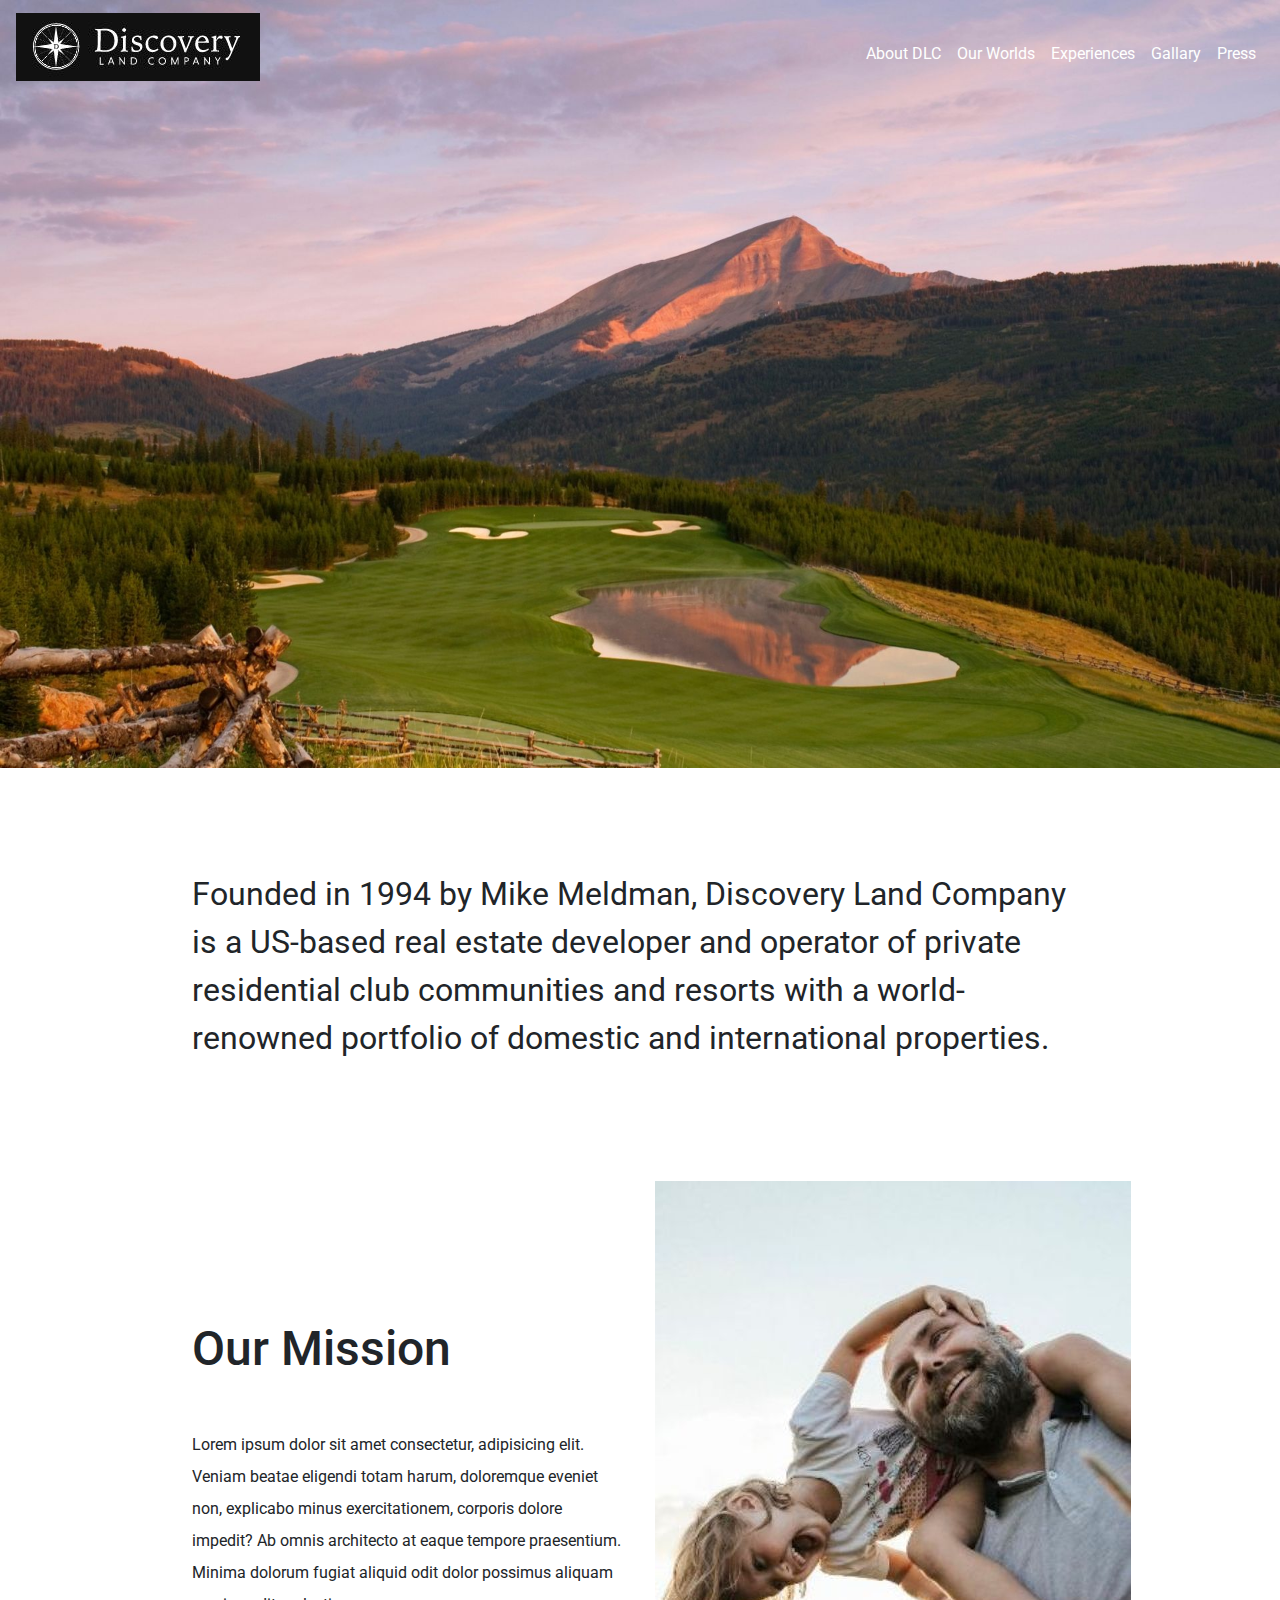
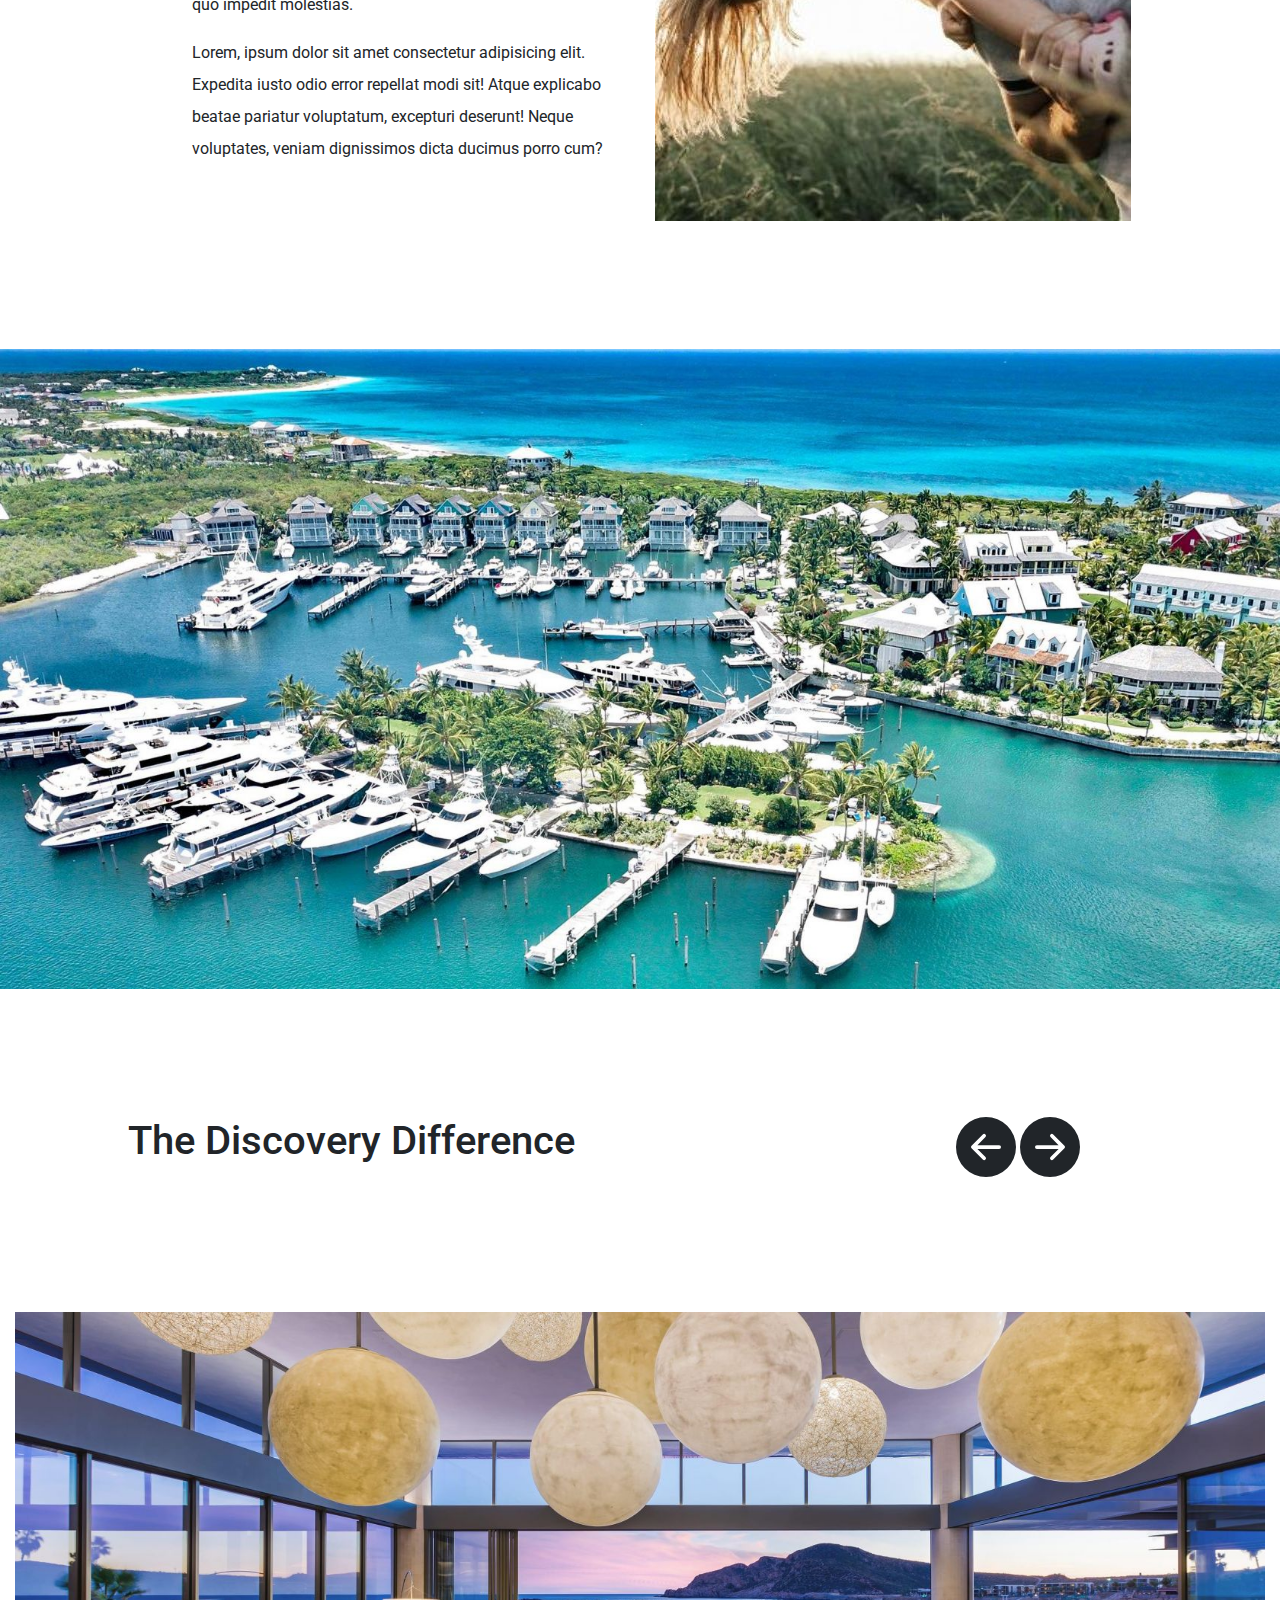
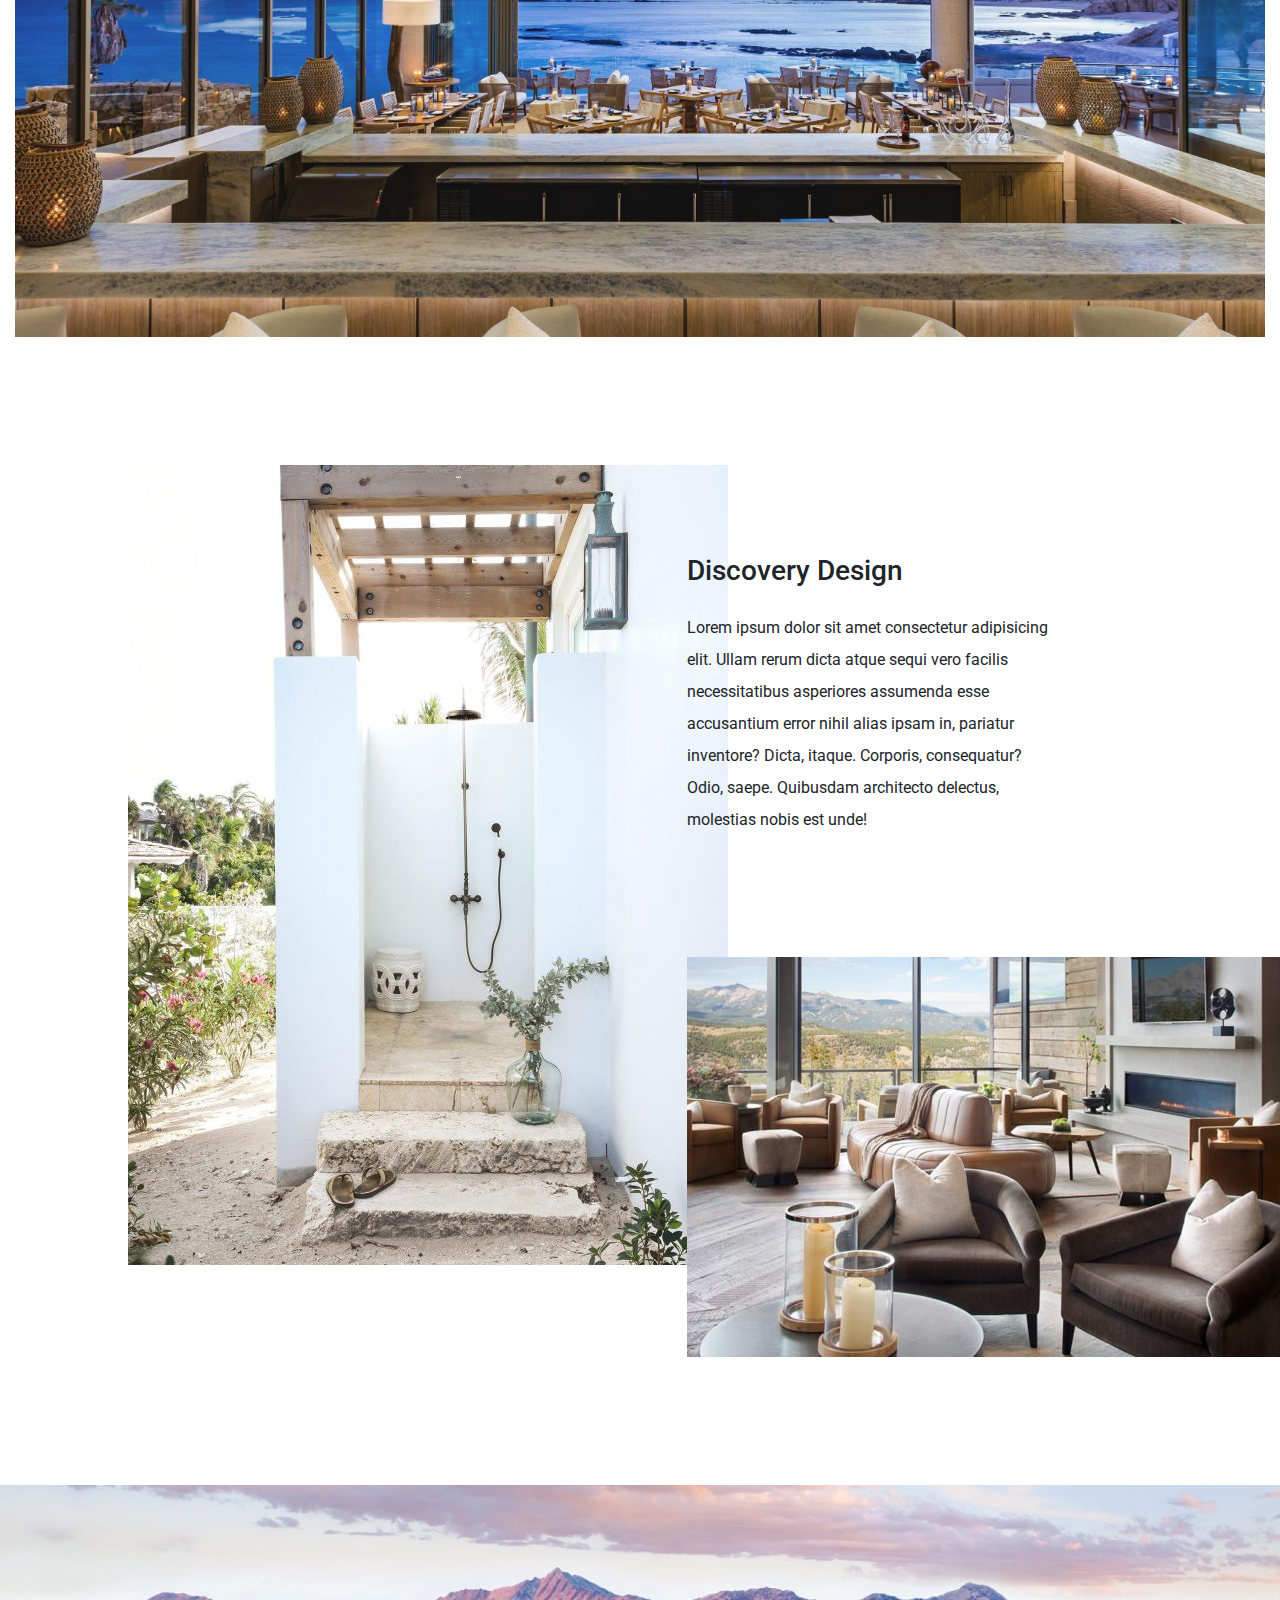
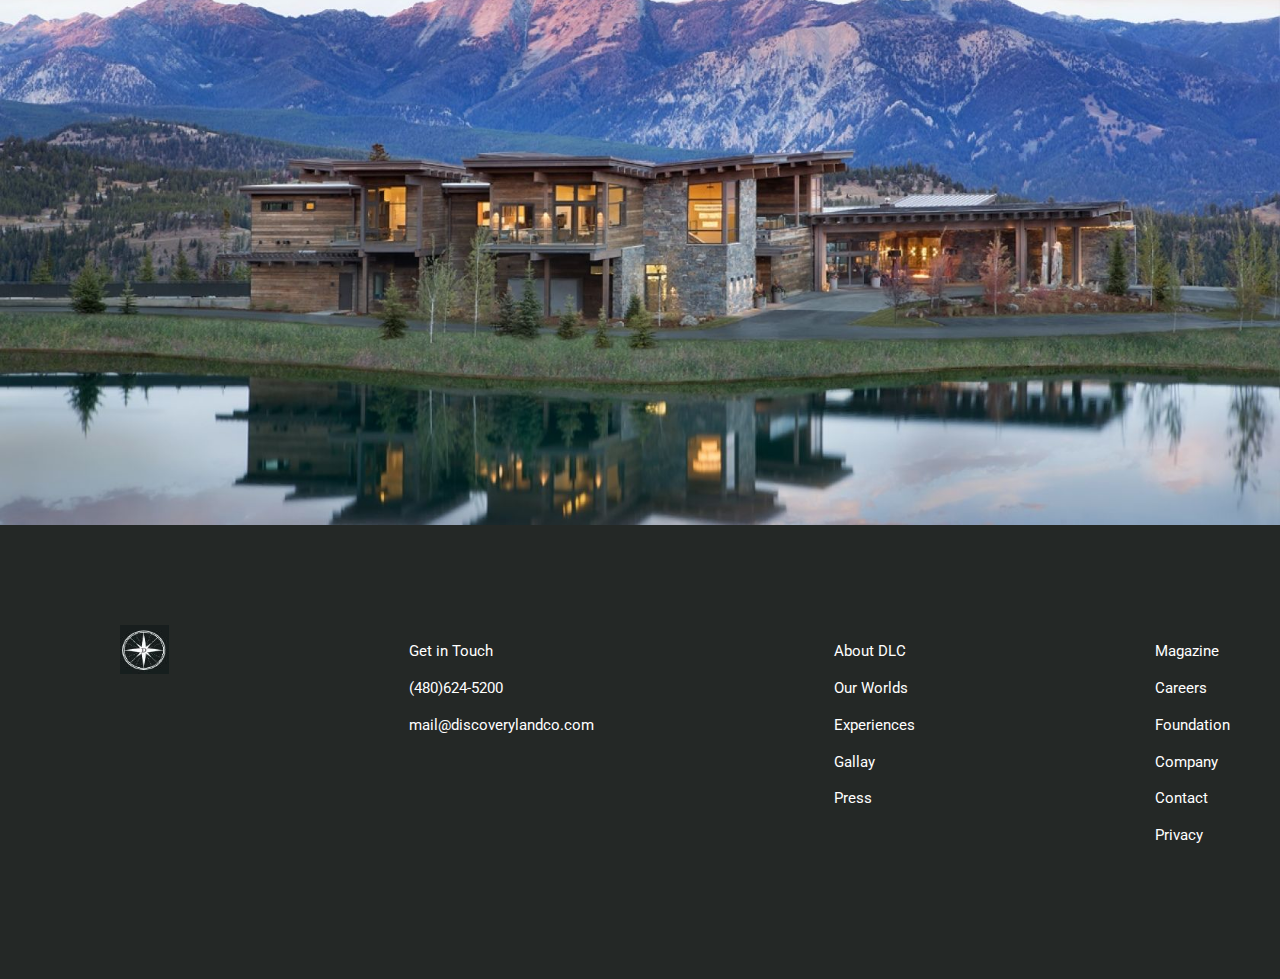
<file: Pages/about1.html>
<!DOCTYPE html>
<html lang="en">

<head>
    <meta charset="UTF-8">
    <meta http-equiv="X-UA-Compatible" content="IE=edge">
    <meta name="viewport" content="width=device-width, initial-scale=1.0">
    <link rel="stylesheet" href="https://maxcdn.bootstrapcdn.com/bootstrap/4.0.0/css/bootstrap.min.css"
        integrity="sha384-Gn5384xqQ1aoWXA+058RXPxPg6fy4IWvTNh0E263XmFcJlSAwiGgFAW/dAiS6JXm" crossorigin="anonymous">
    <link rel="preconnect" href="https://fonts.googleapis.com">
    <link rel="preconnect" href="https://fonts.gstatic.com" crossorigin>
    <link href="https://fonts.googleapis.com/css2?family=Roboto:wght@300&display=swap" rel="stylesheet">
    <title>About1</title>
    <link rel="shortcut icon" href="../Assets/favicon.png" type="image/x-icon">
    <link rel="stylesheet" href="../CSS/about1.css">
    <link rel="stylesheet" href="../CSS/Footer.css">
</head>

<body>
    <div class=" container-fluid fluid-container background-container">
        <div class="background">
            <img src="../Assets/About/bg.jpg" alt="bg-image" class="bg-image">
        </div>
    </div>
    <div class="header-section container-fluid fluid-container ">
        <nav class="navbar navbar-expand-lg navbar-dark">
            <a class="navbar-brand" href="#">
                <img src="../Assets/discoveryLogo.JPG" alt="logo">
            </a>
            <button class="navbar-toggler" type="button" data-toggle="collapse" data-target="#navbarNav"
                aria-controls="navbarNav" aria-expanded="false" aria-label="Toggle navigation">
                <span class="navbar-toggler-icon"></span>
            </button>
            <div class="collapse navbar-collapse " id="navbarNav">
                <ul class="navbar-nav ml-auto">
                    <li class="nav-item ">
                        <a class="nav-link  nav-text-content " href="../Pages/about1.html">About DLC</a>
                    </li>
                    <li class="nav-item ">
                        <a class="nav-link nav-text-content" href="../Pages/ourWorlds.html">Our Worlds</a>
                    </li>
                    <li class="nav-item ">
                        <a class="nav-link nav-text-content" href="../Pages/experiences.html">Experiences</a>
                    </li>
                    <li class="nav-item ">
                        <a class="nav-link nav-text-content" href="../Pages/gallary.html">Gallary</a>
                    </li>
                    <li class="nav-item ">
                        <a class="nav-link nav-text-content" href="../Pages/press.html">Press</a>
                    </li>
                </ul>
            </div>
        </nav>
    </div>

    <div class="container-fluid  section-2">
        <div class="row">
            <div class="col-sm-6 col-lg-12 col-md-12">
                <P class="section-2-text">
                    Founded in 1994 by Mike Meldman, Discovery Land Company is a US-based real estate developer and
                    operator of private residential club communities and resorts with a world-renowned portfolio of
                    domestic and international properties.
                </P>
            </div>
        </div>
    </div>

    <div class="container-fluid  section-3">
        <div class="row">
            <div class="col-md-6 col-lg-6 col-sm-12 section-3-text">
                <h3 class="slogan-1">Our Mission</h3>
                <p class="mission-para mission-para-1">
                    Lorem ipsum dolor sit amet consectetur, adipisicing elit. Veniam beatae eligendi totam harum, doloremque eveniet non, explicabo minus exercitationem, corporis dolore impedit? Ab omnis architecto at eaque tempore praesentium. Minima dolorum fugiat aliquid odit dolor possimus aliquam quo impedit molestias.
                </p>
                <p class="mission-para">
                    Lorem, ipsum dolor sit amet consectetur adipisicing elit. Expedita iusto odio error repellat modi sit! Atque explicabo beatae pariatur voluptatum, excepturi deserunt! Neque voluptates, veniam dignissimos dicta ducimus porro cum?
                </p>
            </div>
            <div class="col-md-6 col-lg-6 col-sm-12 section-3-image">
                <img src="../Assets/About/dad-daughter.jpg" alt="dad-daughter-image" class="dad-doughter-image">
            </div>
        </div>
    </div>

    <div class="container-fluid  fluid-container section-4">
        <div class="row">
            <div class="col-md-12 col-lg-12 col-sm-12">
                <img src="../Assets/About/island.jpg" class="section-4-image"alt="island-image">
            </div>
        </div>
    </div>

    <div class="container-fluid   section-5">
        <div class="row">
            <dic class="col-md-6 col-lg-6 col-sm-12 slogan-2">
                <h3 class="slogan-2-text">The Discovery Difference</h3>
            </dic>
            <dic class="col-md-6 col-lg-6 col-sm-12 buttons">
                <i class="bi bi-arrow-left-circle-fill"></i>
                <svg xmlns="http://www.w3.org/2000/svg" width="60" height="60" fill="currentColor" class="bi bi-arrow-left-circle-fill" viewBox="0 0 16 16">
                    <path d="M8 0a8 8 0 1 0 0 16A8 8 0 0 0 8 0zm3.5 7.5a.5.5 0 0 1 0 1H5.707l2.147 2.146a.5.5 0 0 1-.708.708l-3-3a.5.5 0 0 1 0-.708l3-3a.5.5 0 1 1 .708.708L5.707 7.5H11.5z"/>
                  </svg>
                  <svg xmlns="http://www.w3.org/2000/svg" width="60" height="60" fill="currentColor" class="bi bi-arrow-right-circle-fill" viewBox="0 0 16 16">
                    <path d="M8 0a8 8 0 1 1 0 16A8 8 0 0 1 8 0zM4.5 7.5a.5.5 0 0 0 0 1h5.793l-2.147 2.146a.5.5 0 0 0 .708.708l3-3a.5.5 0 0 0 0-.708l-3-3a.5.5 0 1 0-.708.708L10.293 7.5H4.5z"/>
                  </svg>
            </dic>
        </div>
    </div>

    <div class="container-fluid  section-6">
        <div class="row">

        </div>
    </div>

    <div class="container-fluid section-7">
        <div class="row">
            <div class="col-md-12 col-lg-12 col-sm-12">
                <img src="../Assets/About/restraunt.jpg" class="section-7-image"alt="restraunt-image">
            </div>
        </div>
    </div>

    <div class="container-fluid  section-8">
        <div class="row">
            <div class="col-md-6 col-lg-6 col-sm-12 shower">
                <img src="../Assets/About/shower.jpg" alt="shower-image">
            </div>
            <div class="col-md-6 col-lg-6 col-sm-12 section-8-text">
                <h3 class="heading-8"> Discovery Design</h3>
                <p class="heading-8-para">Lorem ipsum dolor sit amet consectetur adipisicing elit. Ullam rerum dicta atque sequi vero facilis necessitatibus asperiores assumenda esse accusantium error nihil alias ipsam in, pariatur inventore? Dicta, itaque. Corporis, consequatur? Odio, saepe. Quibusdam architecto delectus, molestias nobis est unde!</p>
                <img src="../Assets/About/lobby.jpg" alt="lobby-image" class="heading-8-image">
            </div> 
        </div>
    </div>

    <div class="container-fluid  fluid-container section-9">
        <div class="row">
            <div class="col-md-12 col-lg-12 col-sm-12">
                <img src="../Assets/About/house-mountain.jpg" class="section-9-image"alt="island-image">
            </div>
        </div>
    </div>

    <!-- footer  -->
    <footer id="footer"></footer>
    <script src="../JS/footer.js"></script>

    <script src="https://code.jquery.com/jquery-3.2.1.slim.min.js"
        integrity="sha384-KJ3o2DKtIkvYIK3UENzmM7KCkRr/rE9/Qpg6aAZGJwFDMVNA/GpGFF93hXpG5KkN"
        crossorigin="anonymous"></script>
    <script src="https://cdnjs.cloudflare.com/ajax/libs/popper.js/1.12.9/umd/popper.min.js"
        integrity="sha384-ApNbgh9B+Y1QKtv3Rn7W3mgPxhU9K/ScQsAP7hUibX39j7fakFPskvXusvfa0b4Q"
        crossorigin="anonymous"></script>
    <script src="https://maxcdn.bootstrapcdn.com/bootstrap/4.0.0/js/bootstrap.min.js"
        integrity="sha384-JZR6Spejh4U02d8jOt6vLEHfe/JQGiRRSQQxSfFWpi1MquVdAyjUar5+76PVCmYl"
        crossorigin="anonymous"></script>
</body>

</html>
</file>
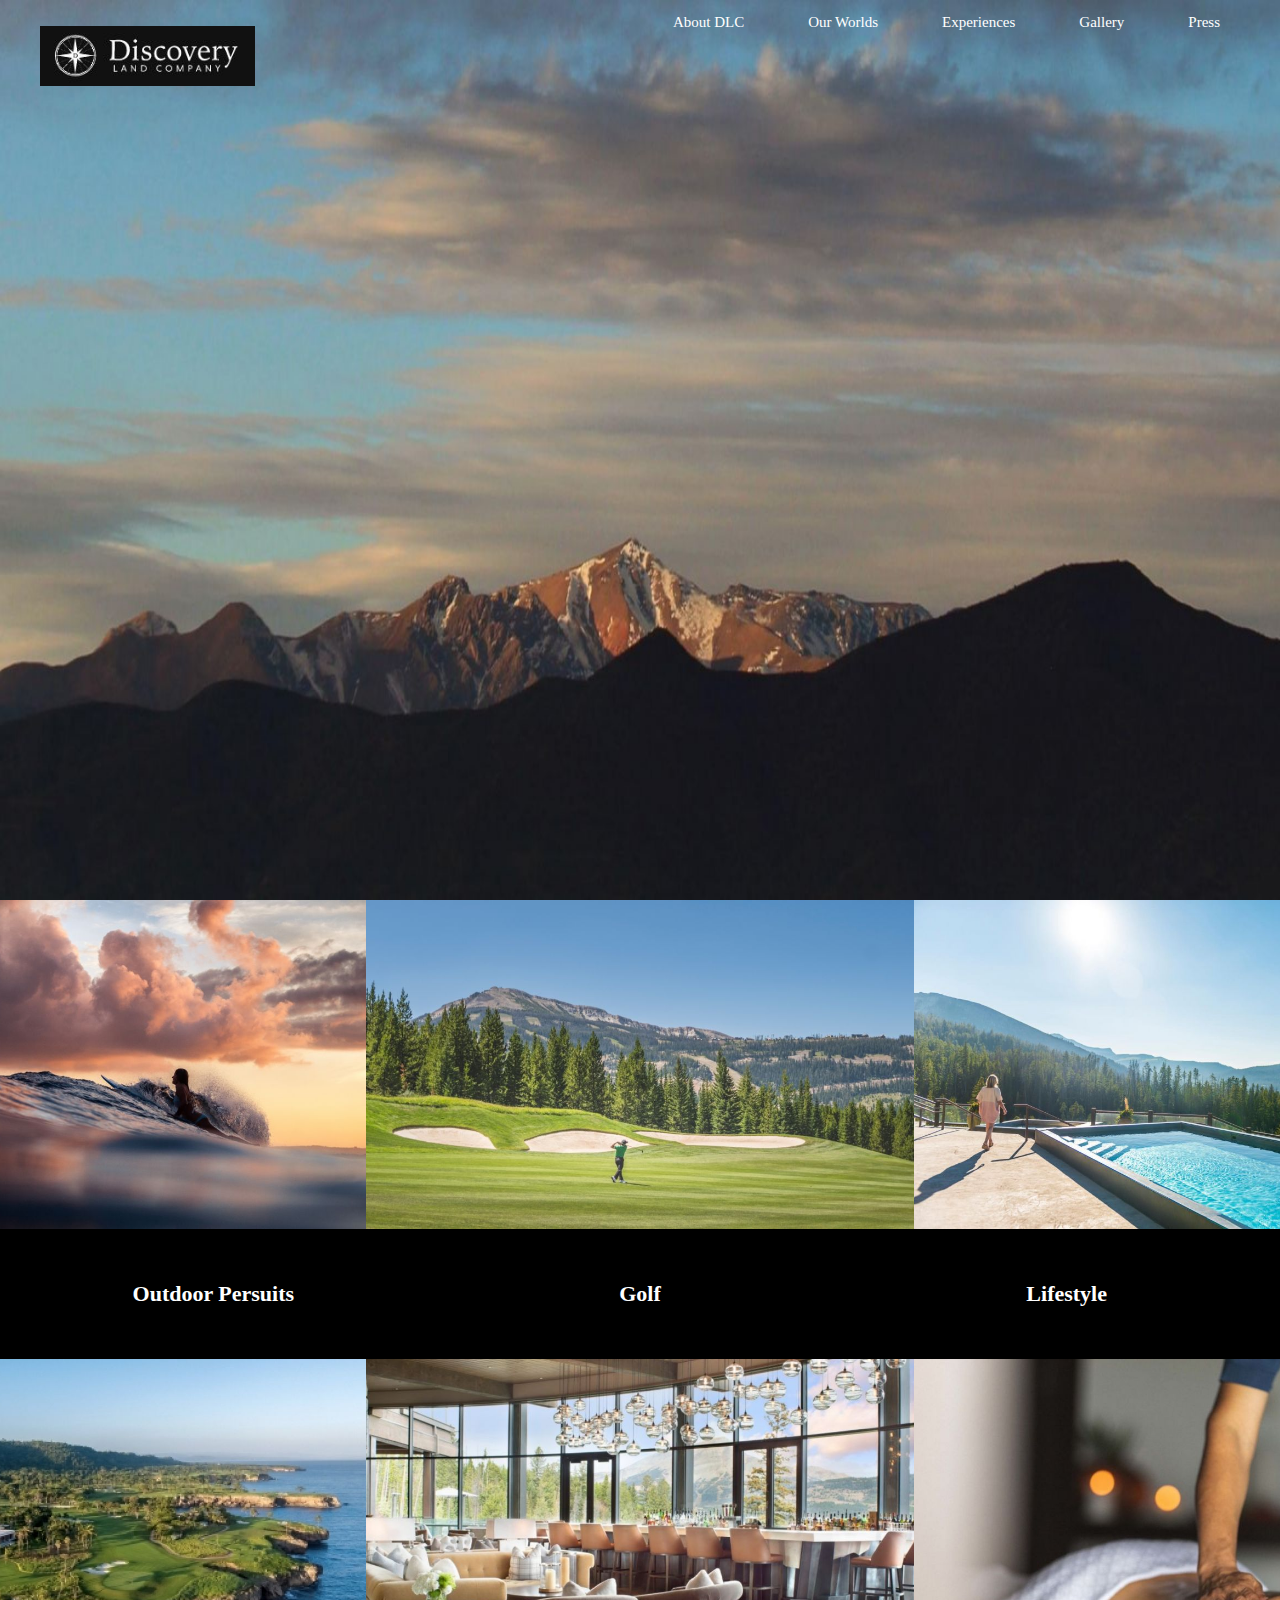
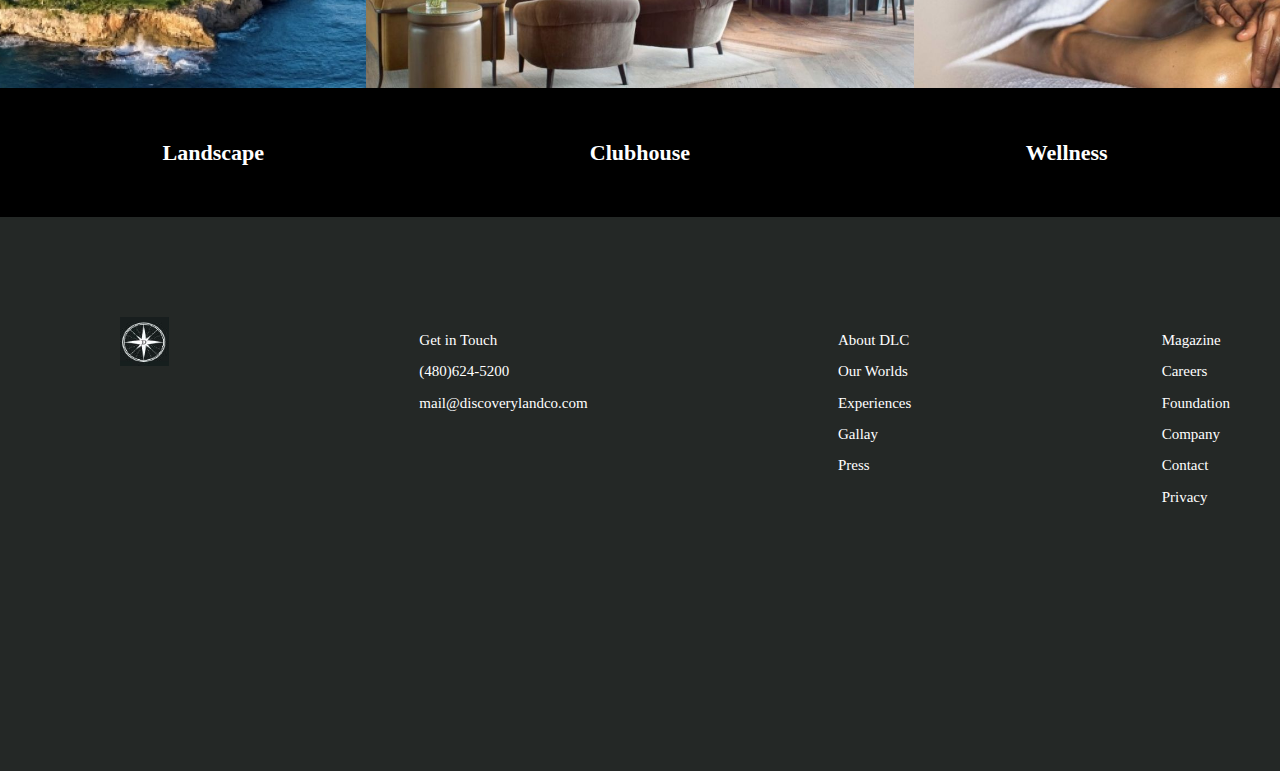
<file: Pages/gallary.html>
<!DOCTYPE html>
<html lang="en">

<head>
    <meta charset="UTF-8">
    <meta http-equiv="X-UA-Compatible" content="IE=edge">
    <meta name="viewport" content="width=device-width, initial-scale=1.0">
    <title>Gallary</title>
    <link rel="shortcut icon" href="../Assets/favicon.png" type="image/x-icon">
    <link rel="stylesheet" href="../CSS/Gallary.css">
    <link rel="stylesheet" href="../CSS/Footer.css">
</head>

<body>
    <header class="header">
        <div class="site-logo">
            <img src="../Assets/discoveryLogo.JPG" alt="discoveryLogo" class="logo-image">
        </div>
        <div class="navbar">
            <!-- <img src="../assets/New_DiscoveryLogo+horizontal.png" alt="" class="logo"> -->
            <nav class="navbar-items">
                <ul>
                    <li><a href="../Pages/about1.html">About DLC</a></li>
                    <li><a href="../Pages/ourWorlds.html">Our Worlds</a></li>
                    <li><a href="../Pages/experiences.html">Experiences</a></li>
                    <li><a href="../Pages/gallary.html">Gallery</a></li>
                    <li><a href="../Pages/press.html">Press</a></li>
                </ul>
            </nav>
        </div>
    </header>
    <main>
        <!-- <div class="row">
            <div class="col">
                <img src="../Assets/gallary/outdoor.jpg" alt="outdoor-image" class="image">
                <h1 class="title-content titles">Outdoor Persuits</h1>
            </div>
            <div class="col">
                <img src="../Assets/gallary/golf.jpg" alt="golf-image" class="image">
                <h1 class="title-content titles">Golf</h1>
            </div>
            <div class="col">
                <img src="../Assets/gallary/lifestyle.jpeg" alt="lifestyle-image" class="image">
                <h1 class="title-content titles">Lifestyle</h1>
            </div>
        </div>
        <div class="row">
            <div class="col">
                <img src="../Assets/gallary/landscape.jpg" alt="landscape-image" class="image">
                <h1 class="title-content titles">Outdoor Persuits</h1>
            </div>
            <div class="col">
                <img src="../Assets/gallary/clubhouse.jpg" alt="clubhouse-image" class="image">
                <h1 class="title-content titles">Clubhouse</h1>
            </div>
            <div class="col">
                <img src="../Assets/gallary/wellness.jpg" alt="wellness-image" class="image">
                <h1 class="title-content titles">Wellness</h1>
            </div>
        </div> -->
        <div class="row">
            <img src="../Assets/gallary/outdoor.jpg" alt="outdoor-image" class="image">
            <img src="../Assets/gallary/golf.jpg" alt="golf-image" class="image">
            <img src="../Assets/gallary/lifestyle.jpeg" alt="lifestyle-image" class="image">
        </div>
        <div class="titles">
                <h1 class="title-content titles">Outdoor Persuits</h1>
                <h1 class="title-content titles">Golf</h1>
                <h1 class="title-content titles">Lifestyle</h1>
        </div>
        <div class="row">
            <img src="../Assets/gallary/landscape.jpg" alt="landscape-image" class="image">
            <img src="../Assets/gallary/clubhouse.jpg" alt="clubhouse-image" class="image">
            <img src="../Assets/gallary/wellness.jpg" alt="wellness-image" class="image">
        </div>
        <div class="titles">
                <h1 class="title-content titles">Landscape</h1>
                <h1 class="title-content titles">Clubhouse</h1>
                <h1 class="title-content titles">Wellness</h1>
        </div>
        <!-- footer  -->
        <footer id="footer"></footer>
        <script src="../JS/footer.js"></script>
    </main>
</body>

</html>
</file>
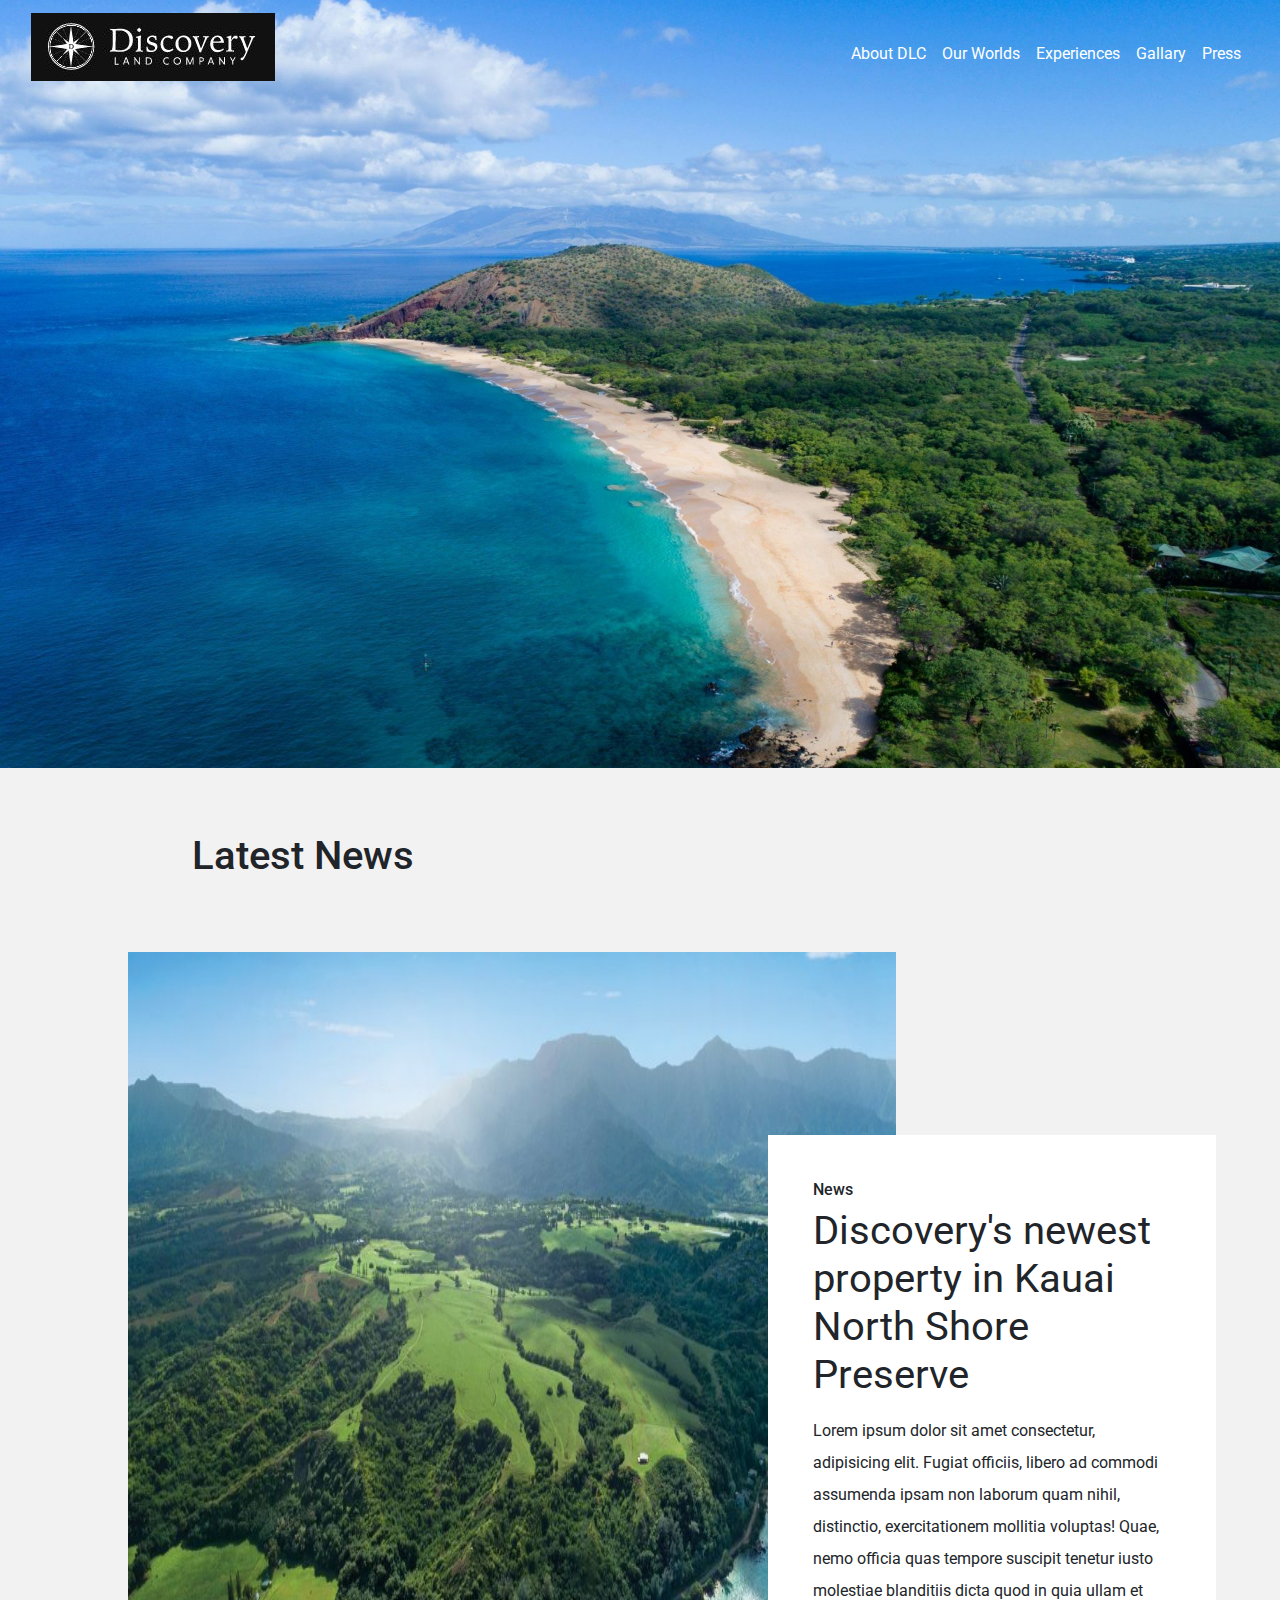
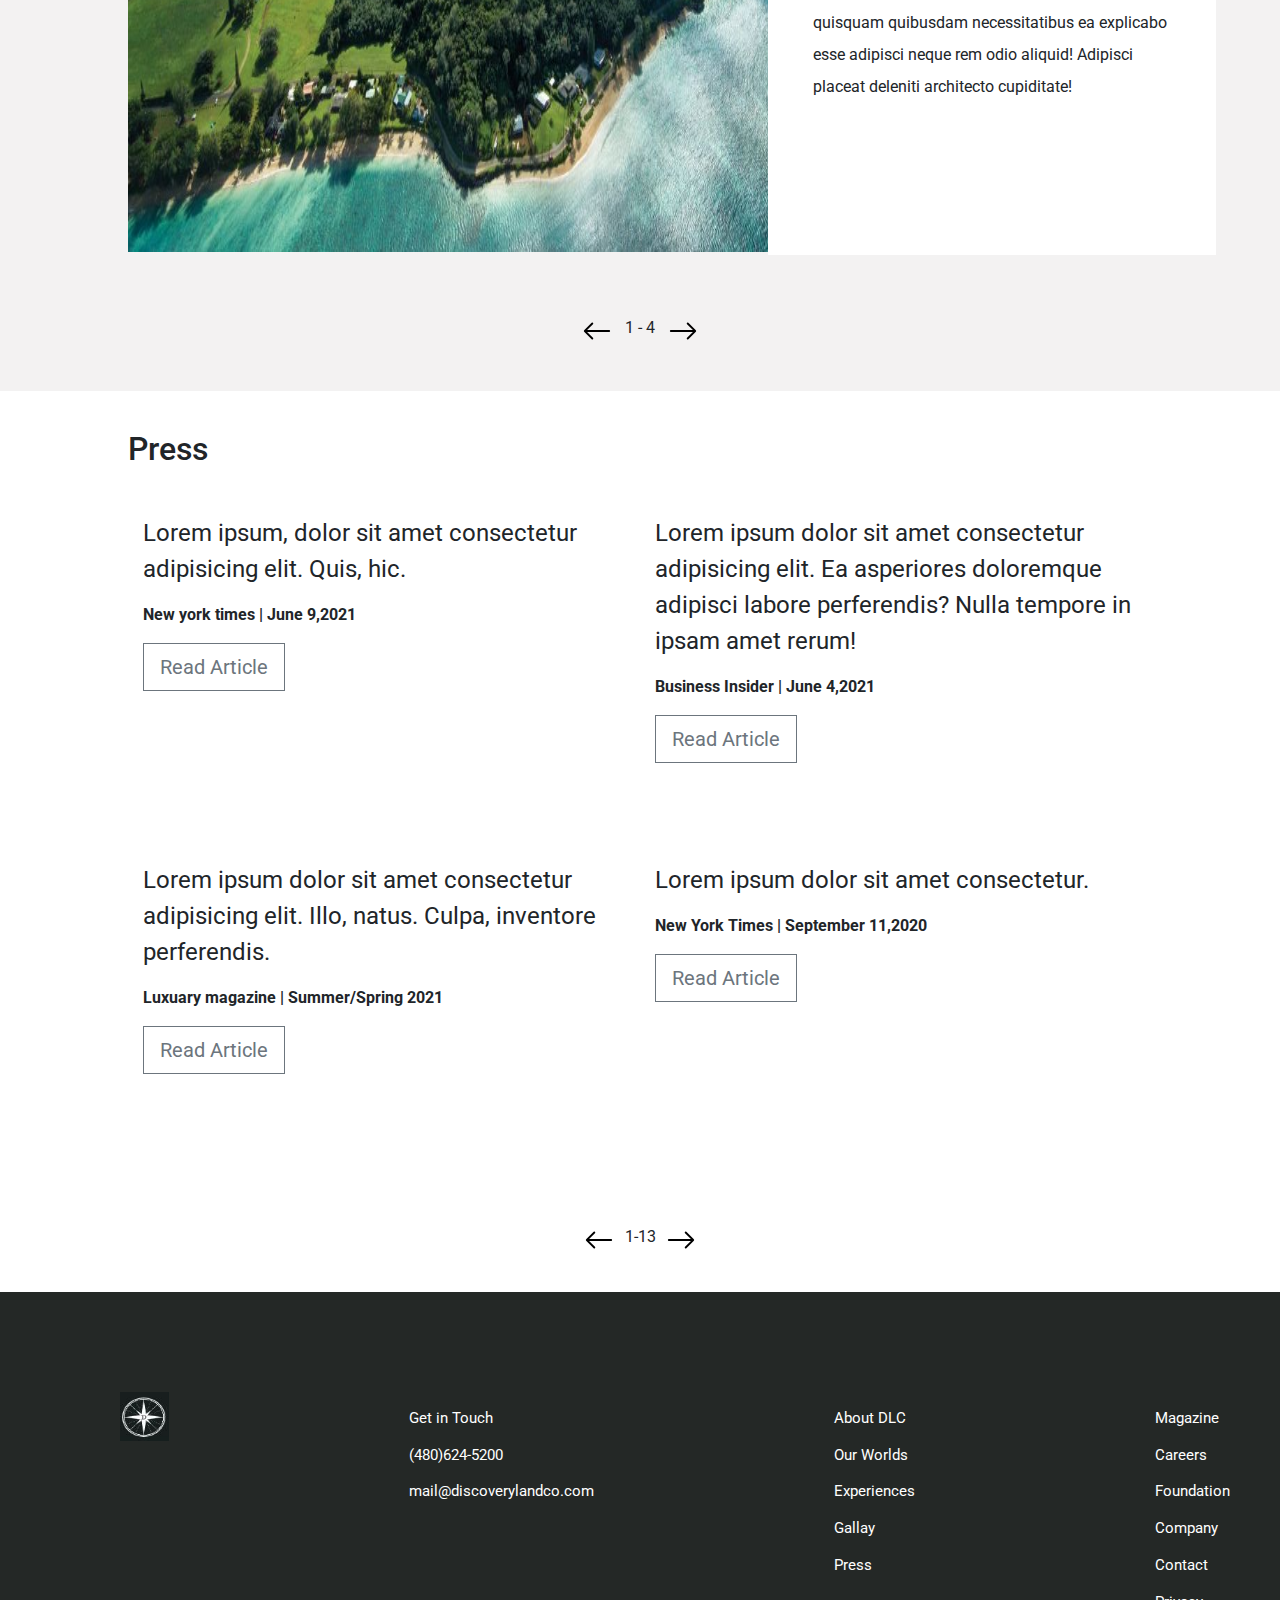
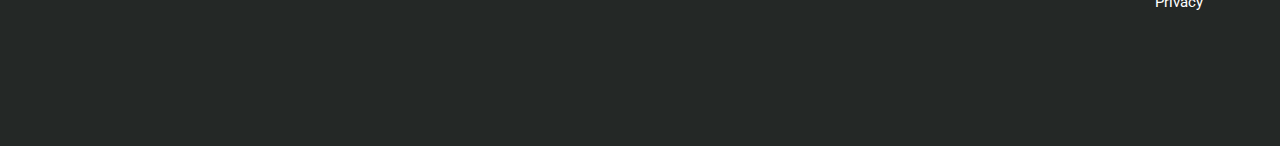
<file: Pages/press.html>
<!DOCTYPE html>
<html lang="en">

<head>
    <meta charset="UTF-8">
    <meta http-equiv="X-UA-Compatible" content="IE=edge">
    <meta name="viewport" content="width=device-width, initial-scale=1.0">
    <link rel="stylesheet" href="https://maxcdn.bootstrapcdn.com/bootstrap/4.0.0/css/bootstrap.min.css"
        integrity="sha384-Gn5384xqQ1aoWXA+058RXPxPg6fy4IWvTNh0E263XmFcJlSAwiGgFAW/dAiS6JXm" crossorigin="anonymous">
    <link href="https://fonts.googleapis.com/css2?family=Roboto:wght@300&display=swap" rel="stylesheet">
    <link rel="preconnect" href="https://fonts.googleapis.com">
    <link rel="preconnect" href="https://fonts.gstatic.com" crossorigin>
    <title>Press</title>
    <link rel="shortcut icon" href="../Assets/favicon.png" type="image/x-icon">
    <link rel="stylesheet" href="../CSS/Press.css">
    <link rel="stylesheet" href="../CSS/Footer.css">
   
</head>

<body>
    <div class="container-fluid background-container">
        <div class="background">
            <img src="../Assets/Press/bg-image.jpg" alt="bg-image" class="bg-image">
        </div>
    </div>
    <div class="header-section container-fluid">
        <nav class="navbar navbar-expand-lg navbar-dark">
            <a class="navbar-brand" href="#">
                <img src="../Assets/discoveryLogo.JPG" alt="logo">
            </a>
            <button class="navbar-toggler" type="button" data-toggle="collapse" data-target="#navbarNav"
                aria-controls="navbarNav" aria-expanded="false" aria-label="Toggle navigation">
                <span class="navbar-toggler-icon"></span>
            </button>
            <div class="collapse navbar-collapse " id="navbarNav">
                <ul class="navbar-nav ml-auto">
                    <li class="nav-item ">
                        <a class="nav-link  nav-text-content " href="../Pages/about1.html">About DLC</a>
                    </li>
                    <li class="nav-item ">
                        <a class="nav-link nav-text-content" href="../Pages/ourWorlds.html">Our Worlds</a>
                    </li>
                    <li class="nav-item ">
                        <a class="nav-link nav-text-content" href="../Pages/experiences.html">Experiences</a>
                    </li>
                    <li class="nav-item ">
                        <a class="nav-link nav-text-content" href="../Pages/gallary.html">Gallary</a>
                    </li>
                    <li class="nav-item ">
                        <a class="nav-link nav-text-content" href="../Pages/press.html">Press</a>
                    </li>
                </ul>
            </div>
        </nav>
    </div>

    <div class="latest-news">
        <div class="latest-news-text">
            <h3 class="news-heading">Latest News</h3>
        </div>
        <div class="latest-news-images">
            <img src="../Assets/Press/latest-news.jpg" id="latest-news-image"alt="latest-news" class="latest-news-image">
        </div>
        <div class="white-box">
            <div class="white-box-text">
                <h4 class="news-news">News</h4>
                <p class="heading-para" id="heading-para">Discovery's newest property in Kauai North Shore Preserve</p>
                <p class="news-text" id="news-text">Lorem ipsum dolor sit amet consectetur, adipisicing elit. Fugiat officiis, libero
                    ad commodi assumenda ipsam non laborum quam nihil, distinctio, exercitationem mollitia voluptas!
                    Quae, nemo officia quas tempore suscipit tenetur iusto molestiae blanditiis dicta quod in quia ullam
                    et quisquam quibusdam necessitatibus ea explicabo esse adipisci neque rem odio aliquid! Adipisci
                    placeat deleniti architecto cupiditate!</p>
            </div>
        </div>
        <div class="next-page-buttons">
            <div class="page-buttons">
                <div class="left-button">
                    <button id="news-previous-btn" onclick="previousNewsPage()" class="btn-page-change">
                        <svg xmlns="http://www.w3.org/2000/svg" width="30" height="30" fill="currentColor"
                        class="bi bi-arrow-left" viewBox="0 0 16 16">
                        <path fill-rule="evenodd"
                            d="M15 8a.5.5 0 0 0-.5-.5H2.707l3.147-3.146a.5.5 0 1 0-.708-.708l-4 4a.5.5 0 0 0 0 .708l4 4a.5.5 0 0 0 .708-.708L2.707 8.5H14.5A.5.5 0 0 0 15 8z" />
                    </svg>
                    </button>
                </div>
                <div class="page-numbers" id="page-numbers-news">
                    1 - 4
                </div>
                <div class="right-button" >
                    <button id="news-next-button" onclick="nextNewsPage()" class="btn-page-change">
                        <svg xmlns="http://www.w3.org/2000/svg" width="30" height="30" fill="currentColor"
                        class="bi bi-arrow-right" viewBox="0 0 16 16">
                        <path fill-rule="evenodd"
                            d="M1 8a.5.5 0 0 1 .5-.5h11.793l-3.147-3.146a.5.5 0 0 1 .708-.708l4 4a.5.5 0 0 1 0 .708l-4 4a.5.5 0 0 1-.708-.708L13.293 8.5H1.5A.5.5 0 0 1 1 8z" />
                    </svg>
                    </button>
                </div>
            </div>
        </div>
    </div>

    <div class="press-section">
        <div class="press-header">
            <h3 class="press-header-text">Press</h3>
        </div>
        <div class="press-contents">
            <div class="container-fluid">
                <div class="row">
                    <div class="col-md-6 col-lg-6 col-sm-12">
                        <p class="para-press-text">Lorem ipsum, dolor sit amet consectetur adipisicing elit. Quis, hic.
                        </p>
                        <p class="para-press-caption" id="pub1"><strong>New york times | June 9,2021</strong></p>
                        <button type="button" class="btn btn-outline-secondary btn-lg rounded-0">Read Article</button>
                    </div>
                    <div class="col-md-6 col-lg-6 col-sm-12">
                        <p class="para-press-text">Lorem ipsum dolor sit amet consectetur adipisicing elit. Ea
                            asperiores doloremque adipisci labore perferendis? Nulla tempore in ipsam amet rerum!</p>
                        <p class="para-press-caption" id="pub2"><strong>Business Insider | June 4,2021</strong></p>
                        <button type="button" class="btn btn-outline-secondary btn-lg rounded-0">Read Article</button>
                    </div>
                </div>
                <div class="row row-2">
                    <div class="col-md-6 col-lg-6 col-sm-12">
                        <p class="para-press-text">Lorem ipsum dolor sit amet consectetur adipisicing elit. Illo, natus.
                            Culpa, inventore perferendis.</p>
                        <p class="para-press-caption" id="pub3"><strong>Luxuary magazine | Summer/Spring 2021</strong></p>
                        <button type="button" class="btn btn-outline-secondary btn-lg rounded-0">Read Article</button>
                    </div>
                    <div class="col-md-6 col-lg-6 col-sm-12">
                        <p class="para-press-text">Lorem ipsum dolor sit amet consectetur.</p>
                        <p class="para-press-caption" id="pub4"><strong>New York Times | September 11,2020</strong></p>
                        <button type="button" class="btn btn-outline-secondary btn-lg rounded-0">Read Article</button>
                    </div>
                </div>
            </div>
            <div class="next-page-buttons">
                <div class="page-buttons">
                    <div class="left-button">
                        <button id="btn-left-articles " class="btn-page-change" onclick="previousPage() ">
                            <svg xmlns="http://www.w3.org/2000/svg" width="30" height="30" fill="currentColor"
                            class="bi bi-arrow-left" viewBox="0 0 16 16">
                            <path fill-rule="evenodd"
                                d="M15 8a.5.5 0 0 0-.5-.5H2.707l3.147-3.146a.5.5 0 1 0-.708-.708l-4 4a.5.5 0 0 0 0 .708l4 4a.5.5 0 0 0 .708-.708L2.707 8.5H14.5A.5.5 0 0 0 15 8z" />
                        </svg>
                        </button>   
                    </div>
                    <div class="page-numbers" id="page-numbers">
                        1-13
                    </div>
                    <div class="right-button">
                        <button id="btn-right-articles" class="btn-page-change" onclick="nextPage()">
                            <svg xmlns="http://www.w3.org/2000/svg" width="30" height="30" fill="currentColor"
                            class="bi bi-arrow-right" viewBox="0 0 16 16">
                            <path fill-rule="evenodd"
                                d="M1 8a.5.5 0 0 1 .5-.5h11.793l-3.147-3.146a.5.5 0 0 1 .708-.708l4 4a.5.5 0 0 1 0 .708l-4 4a.5.5 0 0 1-.708-.708L13.293 8.5H1.5A.5.5 0 0 1 1 8z" />
                        </svg>
                        </button>
                    </div>
                </div>
            </div>
        </div>
    </div>
    <footer id="footer"></footer>
   
    <script src="https://code.jquery.com/jquery-3.2.1.slim.min.js"
        integrity="sha384-KJ3o2DKtIkvYIK3UENzmM7KCkRr/rE9/Qpg6aAZGJwFDMVNA/GpGFF93hXpG5KkN"
        crossorigin="anonymous"></script>
    <script src="https://cdnjs.cloudflare.com/ajax/libs/popper.js/1.12.9/umd/popper.min.js"
        integrity="sha384-ApNbgh9B+Y1QKtv3Rn7W3mgPxhU9K/ScQsAP7hUibX39j7fakFPskvXusvfa0b4Q"
        crossorigin="anonymous"></script>
    <script src="https://maxcdn.bootstrapcdn.com/bootstrap/4.0.0/js/bootstrap.min.js"
        integrity="sha384-JZR6Spejh4U02d8jOt6vLEHfe/JQGiRRSQQxSfFWpi1MquVdAyjUar5+76PVCmYl"
        crossorigin="anonymous"></script>
        <script src="../JS/Press.js"></script>
        <script src="../JS/footer.js"></script>
</body>

</html>
</file>
<file: CSS/about1.css>
*{
    margin : 0;
    padding: 0;
    font-family: 'Roboto', sans-serif;

}

.fluid-container {
    padding-left: 0 !important;
    padding-right: 0 !important;
}
.header-section{
 position: absolute;
 top: 0;
}
.bg-image{
    position: relative;
    height: 100%;
    width: 100%;
}

.nav-text-content{
    color: rgb(255, 255, 255) !important;
    font-size: medium;
}

.section-2{
    padding-top: 8%;
    padding-left: 15%;
    padding-right: 15%;
    padding-bottom: 8%;
}

.section-2-text{
    font-size: 2rem;
    font-family: 'Roboto', sans-serif;
}

.section-3{
    padding-left: 15%;
    padding-right: 15%;
}

.section-3-text{
    padding-top: 15%;
}

.slogan-1{
    font-size: 3rem;
}

.mission-para{
    line-height: 200%;
}

.mission-para-1{
    padding-top: 10%;
}

@media screen and (max-width:767px) {

    .dad-doughter-image{
        width: 100%;
    }
    .mission-para{
        font-size: 1.2rem;
    }
    .shower-image{
        width: 100%;
    }
}

.section-4{
    padding-top: 10%;
}

.section-4-image{
    height: 100%;
    width: 100%;
    object-fit: cover;
}

.section-5{
    padding-top : 10%;
    padding-left : 10%;
    padding-right : 10%;
    padding-bottom: 10%;
}

.slogan-2-text{
    font-size: 2.5rem;
}

.buttons{
    padding-left: 30%;
}

@media screen and (max-width:767px){
    .slogan-2{
        padding-left: 10%;
    }
}
.section-7-image{
    height: 100%;
    width: 100%;
    object-fit: cover;
}

.section-8{
    padding-top: 10%;
    padding-left : 10%;
    padding-right : 5%;
}

.section-8-text{
    padding-top: 8%;
}

.heading-8-para{
    padding-top: 3%;
    line-height: 200%;
    padding-right: 30%; ;
}

.heading-8-image{
    padding-top: 20%;
}

.section-9{
    padding-top: 10%;

}

.section-9-image{
    height: 100%;
    width: 100%;
    object-fit: cover;
}

@media screen and (max-width:767px) {

    .shower-image{
        width: 100%;
    }
}
</file>
<file: CSS/Footer.css>
/* footer  */
.figcaption{
    margin-left: 10px;
    color: #fff;
    font-family: sans-serif;
    margin-top: 1rem;
    line-height: 1.1;
}

.figcaption-location {
    margin-left: 10px;
    color: lightgray;
    opacity: 0.7;
}

.footer{
    display: flex;
    height: 12cm;
    background-color: rgba(14, 19, 16, 0.911);
    padding-top: 100px;
    padding-left: 120px;
    padding-right: 50px;
    justify-content: space-between;
}

.footer-text{
    color: white;
    text-decoration :none;
}

.footer-logo{
    align-self: left;
}

.footer-logo-image {
    height: 49px;
    width: 49px;
}

li{
    list-style: none;
    font-size: 15px;
    margin-top: 0.9rem;
}
</file>
<file: CSS/Gallary.css>
*{
    margin : 0;
    padding: 0;
}
.header{
    position: relative;
    display: flex;
    background-color: rgb(15, 11, 11);
    height: 100vh;
    background-image: url('../Assets/gallary/header-background.jpg');
    background-size: 100% 100%;
}

@media screen and (max-width : 600px){
    .header{
        height: 80vh;
        width: 100vh;
    }

    .logo-image{
        height: 30%;
        width: 30%;
    }
    .navbar{
        visibility: hidden;
        display: none;
    }
}

.site-logo{
    position: absolute;
    bottom:90%;
}
.logo-image{
    margin-top: 40px;
    margin-left: 40px;
    height: 60px;
}

.navbar{
    position: absolute;
    width: 100%;
    align-items:center;
    margin-top: 0px;
    /* left: 5%; */
}
nav{
    text-align: right;
}

nav ul li{
    list-style: none;
    display: inline-block;
    margin-right: 60px;
}
nav ul li a{
    text-decoration: none;
    color: #fff;
    font-size: 15px;
}

.row{
    position: relative;
    display: flex;
    width: 100%;
    justify-content: center;
}
@media  screen and (max-width : 600px) {
    .row{
        display: flex;
        flex-direction: column;
    }  
    .image{
        height: fit-content;
        width: fit-content;
    }  
    footer{
        display: none;
    }
}

.image{
    height: 329.15px;
    width: 562.4px;

}

.titles{
    display: flex;
    width: 100%;
    background-color: black;
    justify-content: space-evenly;
}

.title-content{
    color: white;
    width : 562.4px;
    padding: 51.8px 25.9px;
    font-size: 22px;
    font-family: gt-sectra;
    flex-basis: 100%;
}

@media screen and (max-width : 600px){
    footer {
        visibility: hidden;
        display: none;
    }
}
</file>
<file: CSS/Press.css>
*{
    margin : 0;
    padding: 0;
    font-family: 'Roboto', sans-serif;

}

.background-container{
    padding-left: 0% !important;
    padding-right: 0% !important;
}

.header-section{
 position: absolute;
 top: 0;
}
.bg-image{
    position: relative;
    height: 100%;
    width: 100%;
}

.nav-text-content{
    color: rgb(255, 255, 255) !important;
    font-size: medium;
}

.latest-news{
    position: relative;
    background-color: rgb(243, 242, 242);
}
.latest-news-text{
    padding-top: 5%;
    padding-bottom: 5%;
}

.news-heading{
    padding-left: 15%;
    font-size: 2.5rem;
}

.latest-news-images{
    padding-left: 10%;
    padding-right: 10%;
}

.latest-news-image{
    width: 75%;
    height: 100vh;
}

.white-box{
    top : 30%;
    right: 5%;
    position: absolute;
    background-color: rgb(255, 255, 255);
    height: 80vh;
    width: 35%;
}

.white-box-text{
    padding-top: 10%;
    padding-left: 10%;
    padding-right: 10%;
}

.news-news{
    font-size: 1rem;
}

.heading-para{
    font-size: 2.5rem;
    line-height: 120%;
}

.news-text{
    font-size: 1rem;
    line-height: 200%;
}

.next-page-buttons{
    padding-top: 5%;
    padding-bottom: 3%;
}
.page-buttons{
    display: flex;
    justify-content: center;
}
.left-button{
    padding-right: 1%;
}
.right-button{
    padding-left: 1%;
}

.press-header{
    padding-top: 3%;
    padding-bottom: 3%;
}

.press-header-text{
    padding-left: 10%;
    font-size: 2rem;
}

.press-contents{
    padding-left: 10%;
    padding-right: 10%;
}

.para-press-text{
    font-size: 1.5rem;
}

.row-2{
    padding-top: 10%;
    padding-bottom: 10%;
}

.btn-page-change{
    border: none;
    background-color: transparent;
}
</file>
